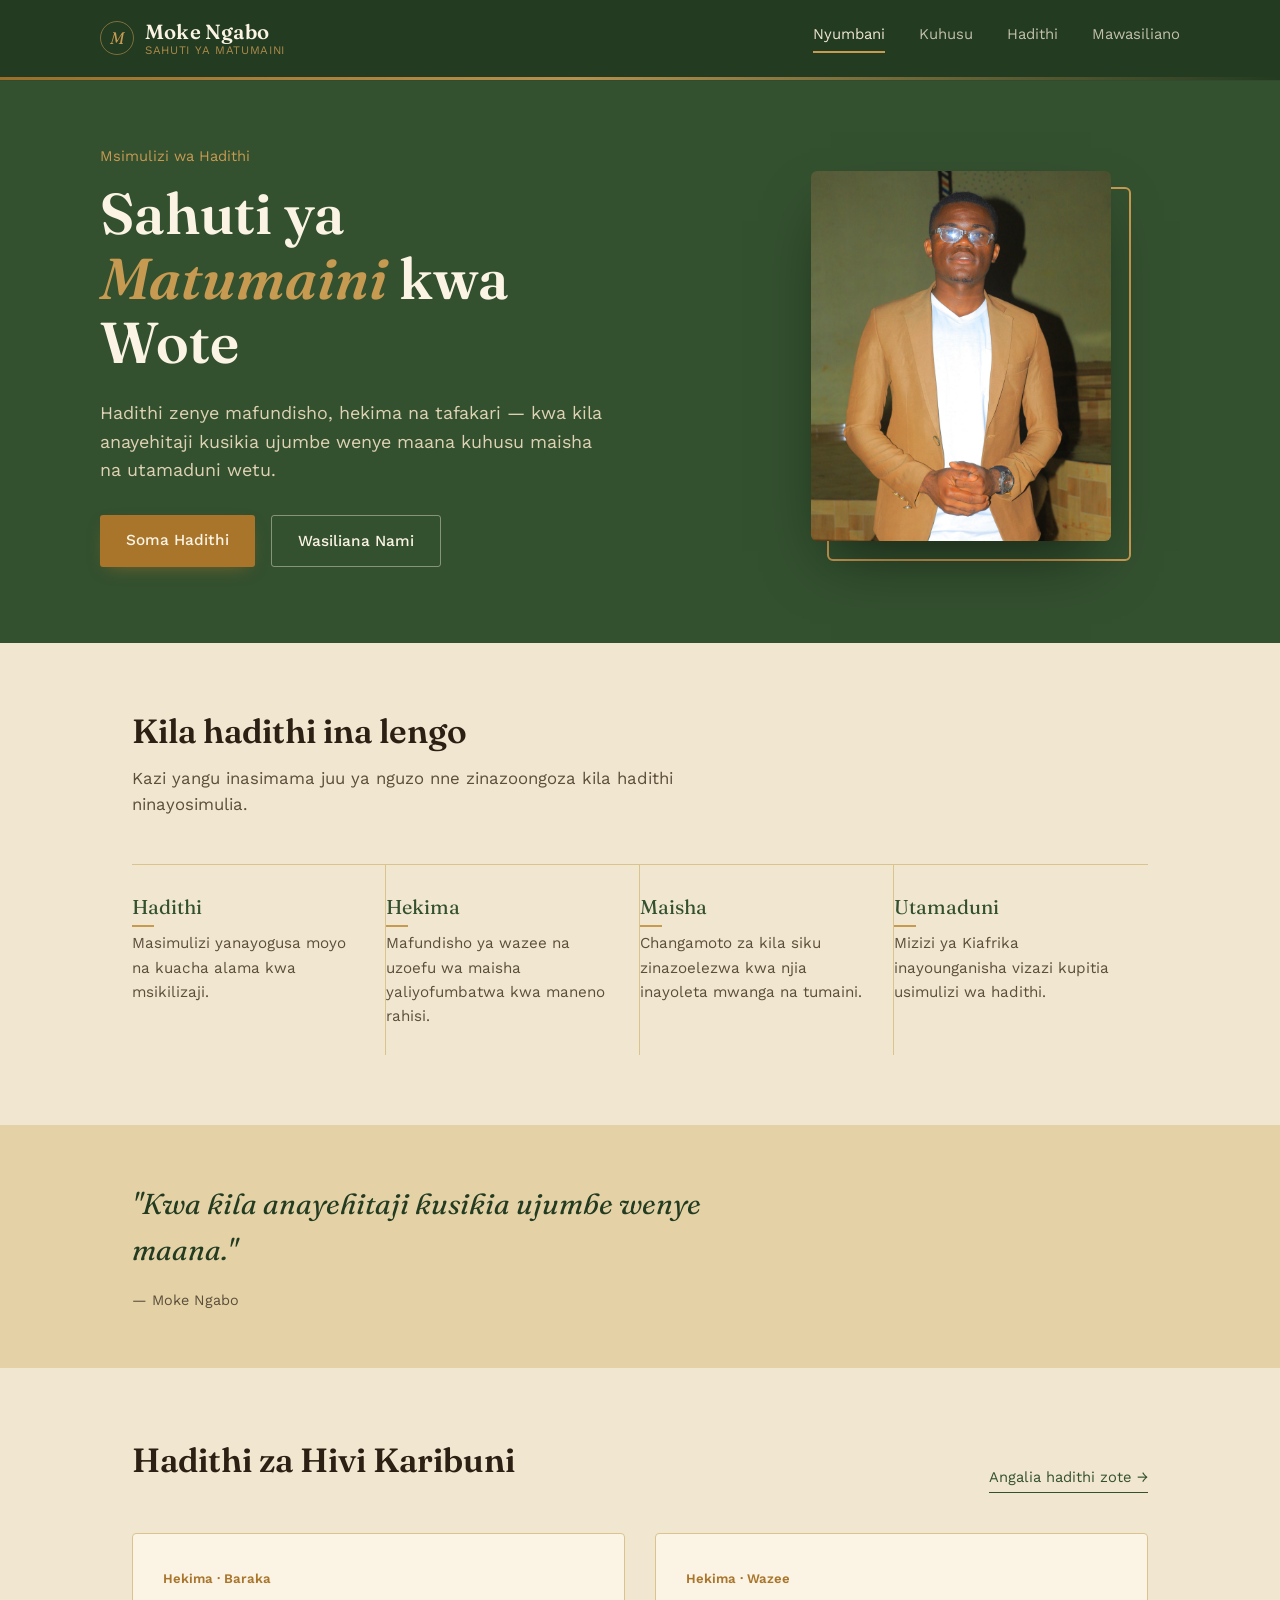
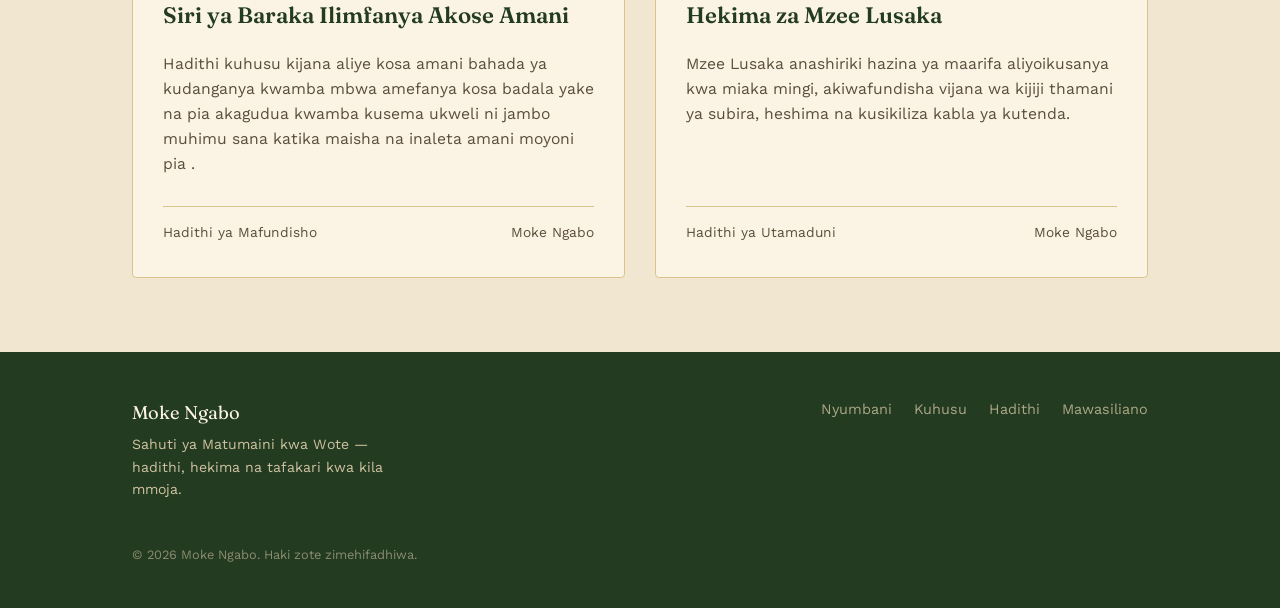
<file: index.html>
<!DOCTYPE html>
<html lang="sw">
<head>
<meta charset="UTF-8">
<meta name="viewport" content="width=device-width, initial-scale=1.0">
<title>Moke Ngabo — Sahuti ya Matumaini kwa Wote</title>
<meta name="description" content="Moke Ngabo ni msimulizi wa hadithi anayeleta hekima, matumaini na tafakari kupitia hadithi za maisha na utamaduni.">
<link rel="stylesheet" href="style.css">
</head>
<body>

<header class="site">
  <div class="wrap nav-row">
    <a href="index.html" class="brand">
      <span class="brand-glyph">M</span>
      <span class="brand-text">
        <span class="brand-mark">Moke Ngabo</span>
        <span class="brand-sub">Sahuti ya Matumaini</span>
      </span>
    </a>
    <button class="nav-toggle" id="navToggle" aria-label="Fungua menyu">☰ Menyu</button>
    <nav class="links" id="navLinks">
      <a href="index.html" class="active">Nyumbani</a>
      <a href="kuhusu.html">Kuhusu</a>
      <a href="hadithi.html">Hadithi</a>
      <a href="mawasiliano.html">Mawasiliano</a>
    </nav>
  </div>
</header>

<section class="hero">
  <div class="wrap hero-grid">
    <div>
      <p class="eyebrow-plain hero-anim d1">Msimulizi wa Hadithi</p>
      <h1 class="hero-anim d2">Sahuti ya <em>Matumaini</em> kwa Wote</h1>
      <p class="hero-lede hero-anim d3">Hadithi zenye mafundisho, hekima na tafakari — kwa kila anayehitaji kusikia ujumbe wenye maana kuhusu maisha na utamaduni wetu.</p>
      <div class="hero-actions hero-anim d4">
        <a href="hadithi.html" class="btn btn-primary">Soma Hadithi</a>
        <a href="mawasiliano.html" class="btn btn-ghost">Wasiliana Nami</a>
      </div>
    </div>
    <div class="portrait-frame">
      <img src="image.jpeg" alt="Moke Ngabo, msimulizi wa hadithi">
    </div>
  </div>
</section>

<section class="pillars">
  <div class="wrap">
    <div class="pillars-head reveal">
      <h2>Kila hadithi ina lengo</h2>
      <p>Kazi yangu inasimama juu ya nguzo nne zinazoongoza kila hadithi ninayosimulia.</p>
    </div>
    <div class="pillar-grid reveal-stagger">
      <div class="pillar">
        <div class="pillar-word">Hadithi</div>
        <p class="pillar-text">Masimulizi yanayogusa moyo na kuacha alama kwa msikilizaji.</p>
      </div>
      <div class="pillar">
        <div class="pillar-word">Hekima</div>
        <p class="pillar-text">Mafundisho ya wazee na uzoefu wa maisha yaliyofumbatwa kwa maneno rahisi.</p>
      </div>
      <div class="pillar">
        <div class="pillar-word">Maisha</div>
        <p class="pillar-text">Changamoto za kila siku zinazoelezwa kwa njia inayoleta mwanga na tumaini.</p>
      </div>
      <div class="pillar">
        <div class="pillar-word">Utamaduni</div>
        <p class="pillar-text">Mizizi ya Kiafrika inayounganisha vizazi kupitia usimulizi wa hadithi.</p>
      </div>
    </div>
  </div>
</section>

<section class="mission-strip">
  <div class="wrap">
    <blockquote class="reveal">
      "Kwa kila anayehitaji kusikia ujumbe wenye maana."
      <cite>— Moke Ngabo</cite>
    </blockquote>
  </div>
</section>

<section class="stories-section">
  <div class="wrap">
    <div class="section-head reveal">
      <h2>Hadithi za Hivi Karibuni</h2>
      <a href="hadithi.html" class="see-all">Angalia hadithi zote →</a>
    </div>
    <div class="story-grid reveal-stagger">
      <article class="story-card">
        <span class="story-kicker">Hekima · Baraka</span>
        <h3>Siri ya Baraka Ilimfanya Akose Amani</h3>
        <p>Hadithi kuhusu kijana aliye kosa amani bahada ya kudanganya kwamba mbwa amefanya kosa badala yake  na pia akagudua kwamba kusema ukweli ni jambo muhimu sana katika maisha na inaleta amani moyoni pia .</p>
        <div class="story-foot"><span>Hadithi ya Mafundisho</span><span>Moke Ngabo</span></div>
      </article>
      <article class="story-card">
        <span class="story-kicker">Hekima · Wazee</span>
        <h3>Hekima za Mzee Lusaka</h3>
        <p>Mzee Lusaka anashiriki hazina ya maarifa aliyoikusanya kwa miaka mingi, akiwafundisha vijana wa kijiji thamani ya subira, heshima na kusikiliza kabla ya kutenda.</p>
        <div class="story-foot"><span>Hadithi ya Utamaduni</span><span>Moke Ngabo</span></div>
      </article>
    </div>
  </div>
</section>

<footer class="site">
  <div class="wrap">
    <div class="footer-row">
      <div>
        <div class="footer-brand">Moke Ngabo</div>
        <p style="margin-top:6px; font-size:.88rem; max-width:32ch;">Sahuti ya Matumaini kwa Wote — hadithi, hekima na tafakari kwa kila mmoja.</p>
      </div>
      <nav class="footer-links">
        <a href="index.html">Nyumbani</a>
        <a href="kuhusu.html">Kuhusu</a>
        <a href="hadithi.html">Hadithi</a>
        <a href="mawasiliano.html">Mawasiliano</a>
      </nav>
    </div>
    <p class="footer-copy">© 2026 Moke Ngabo. Haki zote zimehifadhiwa.</p>
  </div>
</footer>

<script src="script.js"></script>
</body>
</html>
</file>
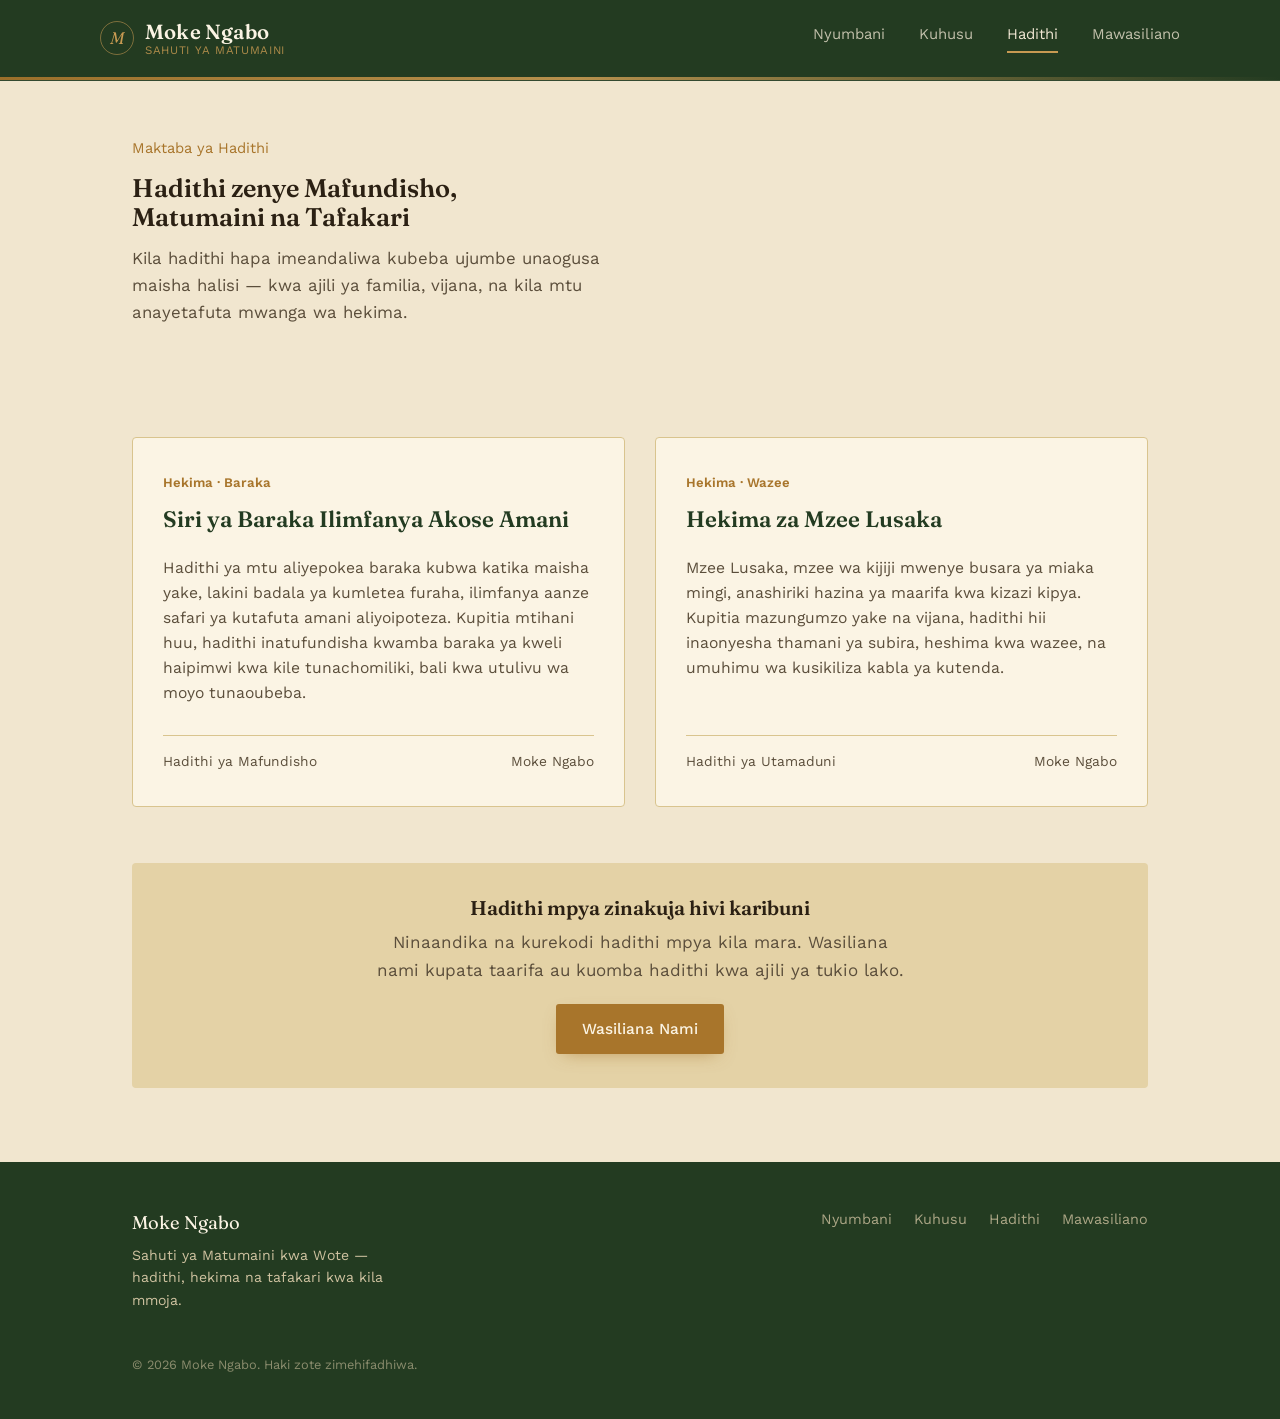
<file: hadithi.html>
<!DOCTYPE html>
<html lang="sw">
<head>
<meta charset="UTF-8">
<meta name="viewport" content="width=device-width, initial-scale=1.0">
<title>Hadithi — Moke Ngabo</title>
<meta name="description" content="Hadithi za Moke Ngabo zenye hekima, mafundisho na tafakari kuhusu maisha na utamaduni.">
<link rel="stylesheet" href="style.css">
</head>
<body>

<header class="site">
  <div class="wrap nav-row">
    <a href="index.html" class="brand">
      <span class="brand-glyph">M</span>
      <span class="brand-text">
        <span class="brand-mark">Moke Ngabo</span>
        <span class="brand-sub">Sahuti ya Matumaini</span>
      </span>
    </a>
    <button class="nav-toggle" id="navToggle" aria-label="Fungua menyu">☰ Menyu</button>
    <nav class="links" id="navLinks">
      <a href="index.html">Nyumbani</a>
      <a href="kuhusu.html">Kuhusu</a>
      <a href="hadithi.html" class="active">Hadithi</a>
      <a href="mawasiliano.html">Mawasiliano</a>
    </nav>
  </div>
</header>

<section class="about-hero">
  <div class="wrap reveal">
    <p class="eyebrow-plain" style="color:var(--ochre);">Maktaba ya Hadithi</p>
    <h1 style="max-width:22ch;">Hadithi zenye Mafundisho, Matumaini na Tafakari</h1>
    <p style="max-width:52ch; color:var(--ink-soft); font-size:1.05rem; margin-top:14px;">Kila hadithi hapa imeandaliwa kubeba ujumbe unaogusa maisha halisi — kwa ajili ya familia, vijana, na kila mtu anayetafuta mwanga wa hekima.</p>
  </div>
</section>

<section class="stories-section">
  <div class="wrap">
    <div class="story-grid reveal-stagger">

      <article class="story-card">
        <span class="story-kicker">Hekima · Baraka</span>
        <h3>Siri ya Baraka Ilimfanya Akose Amani</h3>
        <p>Hadithi ya mtu aliyepokea baraka kubwa katika maisha yake, lakini badala ya kumletea furaha, ilimfanya aanze safari ya kutafuta amani aliyoipoteza. Kupitia mtihani huu, hadithi inatufundisha kwamba baraka ya kweli haipimwi kwa kile tunachomiliki, bali kwa utulivu wa moyo tunaoubeba.</p>
        <div class="story-foot"><span>Hadithi ya Mafundisho</span><span>Moke Ngabo</span></div>
      </article>

      <article class="story-card">
        <span class="story-kicker">Hekima · Wazee</span>
        <h3>Hekima za Mzee Lusaka</h3>
        <p>Mzee Lusaka, mzee wa kijiji mwenye busara ya miaka mingi, anashiriki hazina ya maarifa kwa kizazi kipya. Kupitia mazungumzo yake na vijana, hadithi hii inaonyesha thamani ya subira, heshima kwa wazee, na umuhimu wa kusikiliza kabla ya kutenda.</p>
        <div class="story-foot"><span>Hadithi ya Utamaduni</span><span>Moke Ngabo</span></div>
      </article>

    </div>

    <div class="reveal" style="margin-top:56px; padding:34px; background:var(--paper-deep); border-radius:4px; text-align:center;">
      <h3 style="margin-bottom:10px;">Hadithi mpya zinakuja hivi karibuni</h3>
      <p style="color:var(--ink-soft); max-width:48ch; margin:0 auto 20px;">Ninaandika na kurekodi hadithi mpya kila mara. Wasiliana nami kupata taarifa au kuomba hadithi kwa ajili ya tukio lako.</p>
      <a href="mawasiliano.html" class="btn btn-primary">Wasiliana Nami</a>
    </div>
  </div>
</section>

<footer class="site">
  <div class="wrap">
    <div class="footer-row">
      <div>
        <div class="footer-brand">Moke Ngabo</div>
        <p style="margin-top:6px; font-size:.88rem; max-width:32ch;">Sahuti ya Matumaini kwa Wote — hadithi, hekima na tafakari kwa kila mmoja.</p>
      </div>
      <nav class="footer-links">
        <a href="index.html">Nyumbani</a>
        <a href="kuhusu.html">Kuhusu</a>
        <a href="hadithi.html">Hadithi</a>
        <a href="mawasiliano.html">Mawasiliano</a>
      </nav>
    </div>
    <p class="footer-copy">© 2026 Moke Ngabo. Haki zote zimehifadhiwa.</p>
  </div>
</footer>

<script src="script.js"></script>
</body>
</html>
</file>
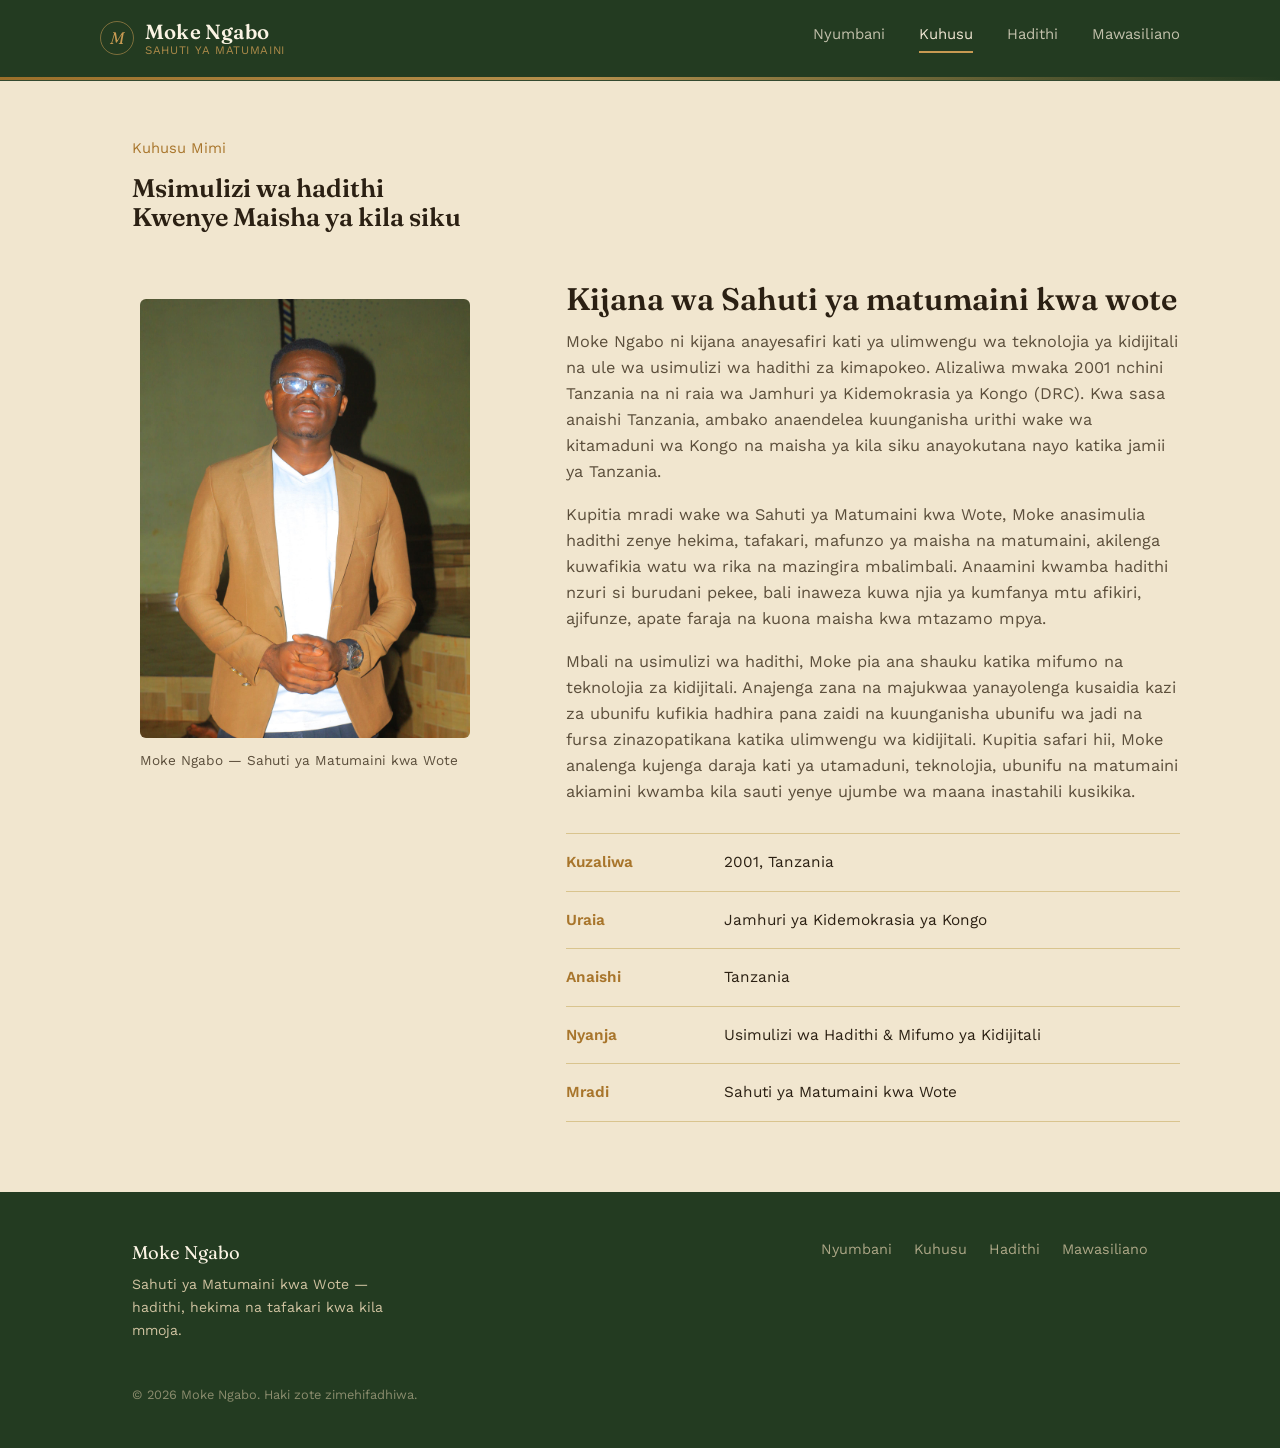
<file: kuhusu.html>
<!DOCTYPE html>
<html lang="sw">

<head>
  <meta charset="UTF-8">
  <meta name="viewport" content="width=device-width, initial-scale=1.0">
  <title>Kuhusu — Moke Ngabo</title>
  <meta name="description"
    content="Fahamu zaidi kuhusu Moke Ngabo, msimulizi wa hadithi na mtaalamu wa mifumo ya kidijitali.">
  <link rel="stylesheet" href="style.css">
</head>

<body>

  <header class="site">
    <div class="wrap nav-row">
      <a href="index.html" class="brand">
        <span class="brand-glyph">M</span>
        <span class="brand-text">
          <span class="brand-mark">Moke Ngabo</span>
          <span class="brand-sub">Sahuti ya Matumaini</span>
        </span>
      </a>
      <button class="nav-toggle" id="navToggle" aria-label="Fungua menyu">☰ Menyu</button>
      <nav class="links" id="navLinks">
        <a href="index.html">Nyumbani</a>
        <a href="kuhusu.html" class="active">Kuhusu</a>
        <a href="hadithi.html">Hadithi</a>
        <a href="mawasiliano.html">Mawasiliano</a>
      </nav>
    </div>
  </header>

  <section class="about-hero">
    <div class="wrap reveal">
      <p class="eyebrow-plain" style="color:var(--ochre);">Kuhusu Mimi</p>
      <h1 style="max-width:20ch;">Msimulizi wa hadithi Kwenye Maisha ya kila siku </h1>
    </div>
  </section>

  <section class="about-grid wrap reveal">
    <figure class="about-photo">
      <img src="image.jpeg" alt="Moke Ngabo">
      <figcaption>Moke Ngabo — Sahuti ya Matumaini kwa Wote</figcaption>
    </figure>

    <div class="about-copy">
      <h2>Kijana wa Sahuti ya matumaini kwa wote </h2>
      <p>Moke Ngabo ni kijana anayesafiri kati ya ulimwengu wa teknolojia ya kidijitali na ule wa usimulizi wa hadithi
        za kimapokeo.
        Alizaliwa mwaka 2001 nchini Tanzania na ni raia wa Jamhuri ya Kidemokrasia ya Kongo (DRC). Kwa sasa anaishi
        Tanzania,
        ambako anaendelea kuunganisha urithi wake wa kitamaduni wa Kongo na maisha ya kila siku anayokutana nayo katika
        jamii ya Tanzania.
      </p>

      <p>Kupitia mradi wake wa Sahuti ya Matumaini kwa Wote, Moke anasimulia hadithi zenye hekima, tafakari,
        mafunzo ya maisha na matumaini, akilenga kuwafikia watu wa rika na mazingira mbalimbali. Anaamini kwamba hadithi
        nzuri si burudani pekee,
        bali inaweza kuwa njia ya kumfanya mtu afikiri, ajifunze, apate faraja na kuona maisha kwa mtazamo mpya.
      </p>
      <p> Mbali na usimulizi wa hadithi, Moke pia ana shauku katika mifumo na teknolojia za kidijitali. Anajenga zana na
        majukwaa yanayolenga kusaidia kazi za ubunifu kufikia hadhira pana zaidi na kuunganisha ubunifu wa jadi na fursa
        zinazopatikana katika ulimwengu wa kidijitali. Kupitia safari hii, Moke analenga kujenga daraja kati ya
        utamaduni, teknolojia, ubunifu na matumaini akiamini kwamba kila sauti yenye ujumbe wa maana inastahili
        kusikika. </p>

      <ul class="fact-list">
        <li><span class="fact-label">Kuzaliwa</span><span class="fact-value">2001, Tanzania</span></li>
        <li><span class="fact-label">Uraia</span><span class="fact-value">Jamhuri ya Kidemokrasia ya Kongo</span></li>
        <li><span class="fact-label">Anaishi</span><span class="fact-value">Tanzania</span></li>
        <li><span class="fact-label">Nyanja</span><span class="fact-value">Usimulizi wa Hadithi &amp; Mifumo ya
            Kidijitali</span></li>
        <li><span class="fact-label">Mradi</span><span class="fact-value">Sahuti ya Matumaini kwa Wote</span></li>
      </ul>
    </div>
  </section>

  <footer class="site">
    <div class="wrap">
      <div class="footer-row">
        <div>
          <div class="footer-brand">Moke Ngabo</div>
          <p style="margin-top:6px; font-size:.88rem; max-width:32ch;">Sahuti ya Matumaini kwa Wote — hadithi, hekima na
            tafakari kwa kila mmoja.</p>
        </div>
        <nav class="footer-links">
          <a href="index.html">Nyumbani</a>
          <a href="kuhusu.html">Kuhusu</a>
          <a href="hadithi.html">Hadithi</a>
          <a href="mawasiliano.html">Mawasiliano</a>
        </nav>
      </div>
      <p class="footer-copy">© 2026 Moke Ngabo. Haki zote zimehifadhiwa.</p>
    </div>
  </footer>

  <script src="script.js"></script>
</body>

</html>
</file>
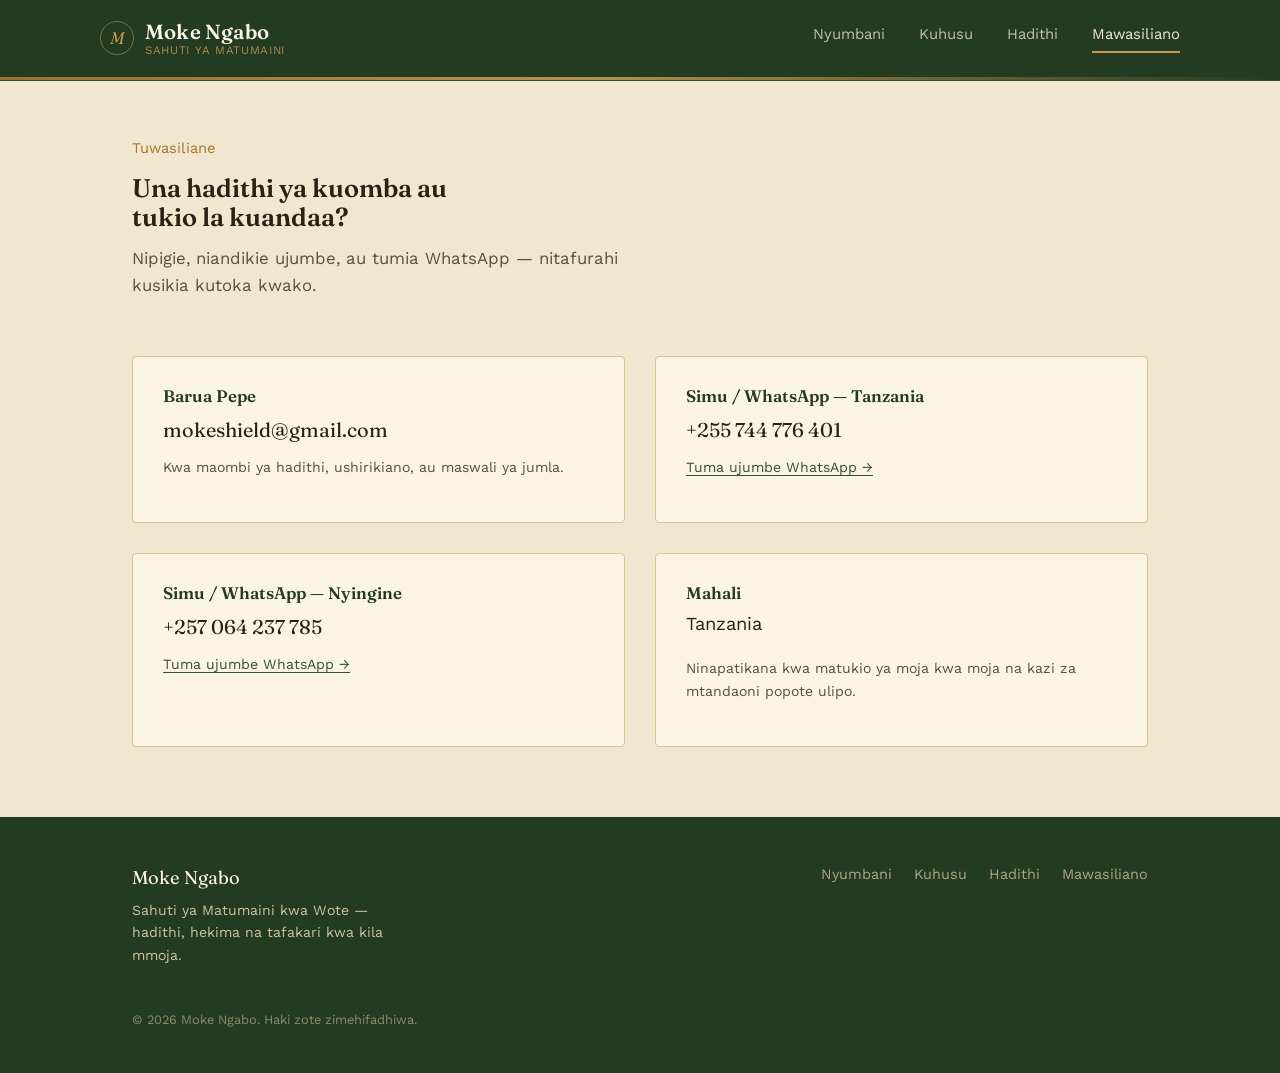
<file: mawasiliano.html>
<!DOCTYPE html>
<html lang="sw">
<head>
<meta charset="UTF-8">
<meta name="viewport" content="width=device-width, initial-scale=1.0">
<title>Mawasiliano — Moke Ngabo</title>
<meta name="description" content="Wasiliana na Moke Ngabo kwa hadithi, matukio, au ushirikiano.">
<link rel="stylesheet" href="style.css">
</head>
<body>

<header class="site">
  <div class="wrap nav-row">
    <a href="index.html" class="brand">
      <span class="brand-glyph">M</span>
      <span class="brand-text">
        <span class="brand-mark">Moke Ngabo</span>
        <span class="brand-sub">Sahuti ya Matumaini</span>
      </span>
    </a>
    <button class="nav-toggle" id="navToggle" aria-label="Fungua menyu">☰ Menyu</button>
    <nav class="links" id="navLinks">
      <a href="index.html">Nyumbani</a>
      <a href="kuhusu.html">Kuhusu</a>
      <a href="hadithi.html">Hadithi</a>
      <a href="mawasiliano.html" class="active">Mawasiliano</a>
    </nav>
  </div>
</header>

<section class="contact-hero">
  <div class="wrap reveal">
    <p class="eyebrow-plain" style="color:var(--ochre);">Tuwasiliane</p>
    <h1 style="max-width:20ch;">Una hadithi ya kuomba au tukio la kuandaa?</h1>
    <p style="max-width:52ch; color:var(--ink-soft); font-size:1.05rem; margin-top:14px;">Nipigie, niandikie ujumbe, au tumia WhatsApp — nitafurahi kusikia kutoka kwako.</p>
  </div>
</section>

<section class="wrap">
  <div class="contact-grid reveal-stagger">
    <div class="contact-card">
      <h3>Barua Pepe</h3>
      <a class="contact-value" href="mailto:mokeshield@gmail.com">mokeshield@gmail.com</a>
      <p class="contact-note">Kwa maombi ya hadithi, ushirikiano, au maswali ya jumla.</p>
    </div>

    <div class="contact-card">
      <h3>Simu / WhatsApp — Tanzania</h3>
      <a class="contact-value" href="tel:+255744776401">+255 744 776 401</a>
      <p class="contact-note">
        <a href="https://wa.me/255744776401" style="color:var(--forest); border-bottom:1px solid var(--forest);" target="_blank" rel="noopener">Tuma ujumbe WhatsApp →</a>
      </p>
    </div>

    <div class="contact-card">
      <h3>Simu / WhatsApp — Nyingine</h3>
      <a class="contact-value" href="tel:+257064237785">+257 064 237 785</a>
      <p class="contact-note">
        <a href="https://wa.me/257064237785" style="color:var(--forest); border-bottom:1px solid var(--forest);" target="_blank" rel="noopener">Tuma ujumbe WhatsApp →</a>
      </p>
    </div>

    <div class="contact-card">
      <h3>Mahali</h3>
      <p class="contact-value" style="font-size:1.15rem;">Tanzania</p>
      <p class="contact-note">Ninapatikana kwa matukio ya moja kwa moja na kazi za mtandaoni popote ulipo.</p>
    </div>
  </div>
</section>

<footer class="site">
  <div class="wrap">
    <div class="footer-row">
      <div>
        <div class="footer-brand">Moke Ngabo</div>
        <p style="margin-top:6px; font-size:.88rem; max-width:32ch;">Sahuti ya Matumaini kwa Wote — hadithi, hekima na tafakari kwa kila mmoja.</p>
      </div>
      <nav class="footer-links">
        <a href="index.html">Nyumbani</a>
        <a href="kuhusu.html">Kuhusu</a>
        <a href="hadithi.html">Hadithi</a>
        <a href="mawasiliano.html">Mawasiliano</a>
      </nav>
    </div>
    <p class="footer-copy">© 2026 Moke Ngabo. Haki zote zimehifadhiwa.</p>
  </div>
</footer>

<script src="script.js"></script>
</body>
</html>
</file>
<file: style.css>
/* ===========================================================
   SAHUTI YA MATUMAINI KWA WOTE — Moke Ngabo
   Design tokens
   =========================================================== */

@import url('https://fonts.googleapis.com/css2?family=Fraunces:ital,opsz,wght@0,9..144,400;0,9..144,500;0,9..144,600;0,9..144,700;1,9..144,500&family=Work+Sans:wght@400;500;600&display=swap');

:root{
  --paper:      #F1E6CF;   /* warm parchment background */
  --paper-deep: #E4D2A6;   /* deeper card / band background */
  --paper-dark: #d9c48e;   /* borders on paper */
  --ink:        #2B2013;   /* primary text, near dark umber */
  --ink-soft:   #5B4E3B;   /* secondary text */
  --forest:     #33502F;   /* heritage green accent */
  --forest-deep:#233b21;
  --ochre:      #A8752B;   /* gold / wisdom accent */
  --ochre-soft: #C79A52;
  --rust:       #8A3F26;   /* rare, sparing warm highlight */
  --cream-card: #FBF4E4;   /* lightest surface, cards on dark */

  --font-display: 'Fraunces', 'Iowan Old Style', serif;
  --font-body: 'Work Sans', -apple-system, sans-serif;

  --maxw: 1080px;
}

*{ box-sizing: border-box; }
html{ scroll-behavior: smooth; }

body{
  margin:0;
  background: var(--paper);
  color: var(--ink);
  font-family: var(--font-body);
  font-size: 17px;
  line-height: 1.6;
  -webkit-font-smoothing: antialiased;
}

img{ max-width:100%; display:block; }

a{ color: inherit; text-decoration:none; }

h1,h2,h3{
  font-family: var(--font-display);
  font-weight: 600;
  color: var(--ink);
  margin: 0 0 .4em 0;
  line-height: 1.12;
}

p{ margin: 0 0 1em 0; }

.wrap{
  max-width: var(--maxw);
  margin: 0 auto;
  padding: 0 32px;
}

/* ---------- header / nav ---------- */
header.site{
  background: var(--forest-deep);
  color: var(--cream-card);
  position: sticky;
  top: 0;
  z-index: 100;
  border-bottom: 1px solid rgba(251,244,228,.08);
  transition: box-shadow .3s ease, background .3s ease;
}
header.site.scrolled{
  background: rgba(35, 59, 33, .94);
  backdrop-filter: blur(10px);
  box-shadow: 0 10px 30px -12px rgba(0,0,0,.45);
}
header.site::after{
  content:'';
  display:block;
  height: 3px;
  background: linear-gradient(90deg, var(--ochre) 0%, var(--ochre-soft) 45%, transparent 100%);
  opacity: .9;
}
.nav-row{
  display:flex;
  align-items:center;
  justify-content:space-between;
  padding: 20px 0;
  gap: 20px;
}
.brand{
  display:flex;
  align-items:center;
  gap:11px;
}
.brand-glyph{
  width: 34px; height: 34px;
  flex: none;
  border-radius: 50%;
  border: 1px solid rgba(199,154,82,.55);
  display:flex;
  align-items:center;
  justify-content:center;
  color: var(--ochre-soft);
  font-family: var(--font-display);
  font-style: italic;
  font-size: 1.05rem;
}
.brand-text{ display:flex; flex-direction:column; line-height:1.15; }
.brand-mark{
  font-family: var(--font-display);
  font-size: 1.28rem;
  font-weight: 600;
  color: var(--cream-card);
  letter-spacing: .01em;
}
.brand-sub{
  font-size: .72rem;
  color: var(--ochre-soft);
  font-family: var(--font-body);
  letter-spacing: .06em;
  text-transform: uppercase;
  opacity: .85;
}
nav.links{
  display:flex;
  gap: 34px;
  font-size: .93rem;
}
nav.links a{
  position: relative;
  color: #EFE6D2;
  opacity: .78;
  padding-bottom: 6px;
  transition: opacity .2s ease;
}
nav.links a::after{
  content:'';
  position:absolute;
  left:0; right:0; bottom:0;
  height: 2px;
  background: var(--ochre-soft);
  transform: scaleX(0);
  transform-origin: right;
  transition: transform .3s cubic-bezier(.4,0,.2,1);
}
nav.links a:hover{ opacity: 1; }
nav.links a:hover::after{ transform: scaleX(1); transform-origin: left; }
nav.links a.active{ opacity: 1; }
nav.links a.active::after{ transform: scaleX(1); transform-origin: left; }
.nav-toggle{ display:none; }

@media (max-width: 720px){
  nav.links{
    position: fixed;
    inset: 0 0 0 auto;
    height: 100vh;
    width: min(78vw, 320px);
    background: var(--forest-deep);
    flex-direction: column;
    padding: 90px 30px;
    gap: 26px;
    transform: translateX(100%);
    transition: transform .3s cubic-bezier(.4,0,.2,1);
    z-index: 40;
  }
  nav.links.open{ transform: translateX(0); }
  .nav-toggle{
    display:flex;
    align-items:center;
    gap: 7px;
    background:none;
    border: 1px solid rgba(239,230,210,.35);
    color: var(--cream-card);
    font-size: .82rem;
    padding: 9px 15px;
    border-radius: 3px;
    cursor:pointer;
    z-index: 50;
    transition: border-color .2s ease, background .2s ease;
  }
  .nav-toggle:hover{ border-color: var(--ochre-soft); background: rgba(255,255,255,.05); }
}

/* ---------- scroll-reveal ---------- */
.reveal{
  opacity: 0;
  transform: translateY(28px);
  transition: opacity .7s cubic-bezier(.2,.7,.2,1), transform .7s cubic-bezier(.2,.7,.2,1);
}
.reveal.is-visible{ opacity: 1; transform: translateY(0); }
.reveal-stagger > *{
  opacity: 0;
  transform: translateY(24px);
  transition: opacity .6s cubic-bezier(.2,.7,.2,1), transform .6s cubic-bezier(.2,.7,.2,1);
}
.reveal-stagger.is-visible > *{ opacity: 1; transform: translateY(0); }
.reveal-stagger.is-visible > *:nth-child(1){ transition-delay: .02s; }
.reveal-stagger.is-visible > *:nth-child(2){ transition-delay: .1s; }
.reveal-stagger.is-visible > *:nth-child(3){ transition-delay: .18s; }
.reveal-stagger.is-visible > *:nth-child(4){ transition-delay: .26s; }

@media (prefers-reduced-motion: reduce){
  .reveal, .reveal-stagger > *{ opacity:1; transform:none; transition:none; }
  html{ scroll-behavior:auto; }
}

/* ---------- hero ---------- */
.hero{
  background: var(--forest);
  color: var(--cream-card);
  position: relative;
  overflow: hidden;
}
.hero-grid{
  display:grid;
  grid-template-columns: 1.15fr .85fr;
  gap: 48px;
  align-items:center;
  padding: 64px 0 76px;
}
.eyebrow-plain{
  font-family: var(--font-body);
  font-size: .92rem;
  color: var(--ochre-soft);
  margin-bottom: 14px;
}
.hero h1{
  color: var(--cream-card);
  font-size: clamp(2.3rem, 4.6vw, 3.6rem);
  max-width: 11ch;
}
.hero h1 em{
  font-style: italic;
  color: var(--ochre-soft);
}
.hero-lede{
  font-size: 1.12rem;
  color: #DED2B4;
  max-width: 46ch;
  margin-top: 18px;
}
.hero-actions{
  display:flex;
  gap: 16px;
  margin-top: 30px;
  flex-wrap: wrap;
}

/* hero entrance — one orchestrated sequence, not scroll-triggered */
.hero-anim{
  opacity: 0;
  transform: translateY(18px);
  animation: heroRise .8s cubic-bezier(.2,.7,.2,1) forwards;
}
.hero-anim.d1{ animation-delay: .05s; }
.hero-anim.d2{ animation-delay: .18s; }
.hero-anim.d3{ animation-delay: .31s; }
.hero-anim.d4{ animation-delay: .44s; }
@keyframes heroRise{
  to{ opacity: 1; transform: translateY(0); }
}
@media (prefers-reduced-motion: reduce){
  .hero-anim{ animation: none; opacity: 1; transform: none; }
}

.btn{
  display:inline-block;
  position: relative;
  padding: 13px 26px;
  border-radius: 3px;
  font-size: .96rem;
  font-weight: 500;
  transition: transform .2s cubic-bezier(.4,0,.2,1), box-shadow .2s ease, background .2s ease, border-color .2s ease;
}
.btn-primary{
  background: var(--ochre);
  color: var(--cream-card);
  box-shadow: 0 6px 18px -8px rgba(168,117,43,.7);
}
.btn-primary:hover{ background: var(--ochre-soft); transform: translateY(-2px); box-shadow: 0 12px 24px -10px rgba(168,117,43,.85); }
.btn-primary:active{ transform: translateY(0); }
.btn-ghost{
  border: 1px solid rgba(239,230,210,.45);
  color: var(--cream-card);
}
.btn-ghost:hover{ border-color: var(--cream-card); transform: translateY(-2px); background: rgba(255,255,255,.04); }

.portrait-frame{
  position:relative;
  justify-self:center;
  animation: heroRise 1s cubic-bezier(.2,.7,.2,1) .2s forwards;
  opacity: 0;
  transform: translateY(18px);
}
@media (prefers-reduced-motion: reduce){
  .portrait-frame{ animation:none; opacity:1; transform:none; }
}
.portrait-frame img{
  width: 300px;
  height: 370px;
  object-fit: cover;
  border-radius: 6px;
  box-shadow: 0 30px 60px -20px rgba(0,0,0,.55);
  transition: transform .5s cubic-bezier(.2,.7,.2,1);
}
.portrait-frame:hover img{ transform: translateY(-4px); }
.portrait-frame::before{
  content:'';
  position:absolute;
  top: 16px; left: 16px;
  width: 300px; height: 370px;
  border: 2px solid var(--ochre-soft);
  border-radius: 6px;
  z-index: -1;
  transition: top .5s cubic-bezier(.2,.7,.2,1), left .5s cubic-bezier(.2,.7,.2,1);
}
.portrait-frame:hover::before{ top: 12px; left: 12px; }

/* ---------- pillars ---------- */
.pillars{
  background: var(--paper);
  padding: 70px 0;
}
.pillars-head{
  max-width: 58ch;
  margin-bottom: 46px;
}
.pillars-head h2{ font-size: clamp(1.6rem, 3vw, 2.1rem); }
.pillars-head p{ color: var(--ink-soft); font-size: 1.05rem; }

.pillar-grid{
  display:grid;
  grid-template-columns: repeat(4, 1fr);
  border-top: 1px solid var(--paper-dark);
}
.pillar{
  padding: 26px 22px 26px 0;
  border-right: 1px solid var(--paper-dark);
  transition: transform .3s cubic-bezier(.2,.7,.2,1);
}
.pillar:hover{ transform: translateY(-3px); }
.pillar:last-child{ border-right:none; }
.pillar-word{
  font-family: var(--font-display);
  font-size: 1.25rem;
  color: var(--forest);
  margin-bottom: 8px;
  position: relative;
  display: inline-block;
}
.pillar-word::after{
  content:'';
  position:absolute;
  left:0; bottom:-4px;
  height: 2px; width: 22px;
  background: var(--ochre-soft);
  transition: width .3s ease;
}
.pillar:hover .pillar-word::after{ width: 100%; }
.pillar-text{
  color: var(--ink-soft);
  font-size: .95rem;
  margin: 0;
}

@media (max-width: 760px){
  .hero-grid{ grid-template-columns: 1fr; padding-top: 40px; }
  .portrait-frame{ order:-1; }
  .portrait-frame img, .portrait-frame::before{ width: 220px; height: 270px; }
  .pillar-grid{ grid-template-columns: 1fr 1fr; }
  .pillar{ border-right:none; border-bottom: 1px solid var(--paper-dark); padding: 22px 0; }
}

/* ---------- quote / mission strip ---------- */
.mission-strip{
  background: var(--paper-deep);
  padding: 56px 0;
}
.mission-strip blockquote{
  font-family: var(--font-display);
  font-style: italic;
  font-size: clamp(1.3rem, 2.6vw, 1.8rem);
  max-width: 34ch;
  color: var(--forest-deep);
  margin: 0;
}
.mission-strip cite{
  display:block;
  font-style: normal;
  font-family: var(--font-body);
  font-size: .9rem;
  color: var(--ink-soft);
  margin-top: 16px;
}

/* ---------- story cards (home preview + stories page) ---------- */
.stories-section{
  padding: 74px 0;
}
.section-head{
  display:flex;
  justify-content:space-between;
  align-items:flex-end;
  gap: 20px;
  margin-bottom: 40px;
  flex-wrap:wrap;
}
.section-head h2{ font-size: clamp(1.6rem, 3vw, 2.1rem); }
.section-head .see-all{
  font-size: .92rem;
  color: var(--forest);
  border-bottom: 1px solid var(--forest);
  padding-bottom: 2px;
  white-space:nowrap;
  display: inline-block;
  transition: color .2s ease, transform .2s ease, border-color .2s ease;
}
.section-head .see-all:hover{
  color: var(--ochre);
  border-color: var(--ochre);
  transform: translateX(3px);
}

.story-grid{
  display:grid;
  grid-template-columns: repeat(2, 1fr);
  gap: 30px;
}
.story-card{
  background: var(--cream-card);
  border: 1px solid var(--paper-dark);
  border-radius: 4px;
  padding: 34px 30px;
  display:flex;
  flex-direction:column;
  gap: 14px;
  transition: transform .35s cubic-bezier(.2,.7,.2,1), box-shadow .35s ease, border-color .35s ease;
}
.story-card:hover{
  transform: translateY(-6px);
  box-shadow: 0 24px 40px -22px rgba(43,32,19,.35);
  border-color: var(--ochre-soft);
}
.story-kicker{
  font-size: .82rem;
  color: var(--ochre);
  font-weight: 600;
}
.story-card h3{
  font-size: 1.4rem;
  color: var(--forest-deep);
}
.story-card p{
  color: var(--ink-soft);
  font-size: .98rem;
  flex-grow:1;
}
.story-foot{
  font-size: .86rem;
  color: var(--ink-soft);
  border-top: 1px solid var(--paper-dark);
  padding-top: 14px;
  display:flex;
  justify-content:space-between;
}

@media (max-width: 720px){
  .story-grid{ grid-template-columns: 1fr; }
}

/* ---------- about page specifics ---------- */
.about-hero{
  padding: 56px 0 20px;
}
.about-grid{
  display:grid;
  grid-template-columns: .8fr 1.2fr;
  gap: 56px;
  align-items:start;
  padding: 20px 0 70px;
}
.about-photo img{
  border-radius: 6px;
  width: 100%;
  object-fit: cover;
}
.about-photo figcaption{
  margin-top: 12px;
  font-size: .85rem;
  color: var(--ink-soft);
}
.about-copy h2{ font-size: clamp(1.5rem, 2.8vw, 1.95rem); }
.about-copy p{ color: var(--ink-soft); font-size: 1.02rem; }

.fact-list{
  list-style:none;
  margin: 28px 0 0;
  padding: 0;
  border-top: 1px solid var(--paper-dark);
}
.fact-list li{
  display:grid;
  grid-template-columns: 140px 1fr;
  gap: 18px;
  padding: 16px 0;
  border-bottom: 1px solid var(--paper-dark);
  font-size: .96rem;
}
.fact-list .fact-label{
  color: var(--ochre);
  font-weight: 600;
}
.fact-list .fact-value{ color: var(--ink); }

@media (max-width: 720px){
  .about-grid{ grid-template-columns: 1fr; }
  .fact-list li{ grid-template-columns: 110px 1fr; }
}

/* ---------- contact page ---------- */
.contact-hero{ padding: 56px 0 10px; }
.contact-grid{
  display:grid;
  grid-template-columns: 1fr 1fr;
  gap: 30px;
  padding: 30px 0 70px;
}
.contact-card{
  background: var(--cream-card);
  border: 1px solid var(--paper-dark);
  border-radius: 4px;
  padding: 30px;
  transition: transform .3s cubic-bezier(.2,.7,.2,1), box-shadow .3s ease, border-color .3s ease;
}
.contact-card:hover{
  transform: translateY(-4px);
  box-shadow: 0 20px 34px -20px rgba(43,32,19,.3);
  border-color: var(--ochre-soft);
}
.contact-card h3{
  font-size: 1.05rem;
  color: var(--forest-deep);
  margin-bottom: 6px;
}
.contact-card a.contact-value{
  display:block;
  font-family: var(--font-display);
  font-size: 1.25rem;
  color: var(--ink);
  margin-top: 8px;
}
.contact-card a.contact-value{ transition: color .2s ease, transform .2s ease; }
.contact-card a.contact-value:hover{ color: var(--ochre); transform: translateX(2px); }
.contact-note{
  font-size: .88rem;
  color: var(--ink-soft);
  margin-top: 10px;
}

/* ---------- footer ---------- */
footer.site{
  background: var(--forest-deep);
  color: #CFC2A0;
  padding: 46px 0 30px;
}
.footer-row{
  display:flex;
  justify-content:space-between;
  align-items:flex-start;
  flex-wrap:wrap;
  gap: 24px;
}
.footer-brand{
  font-family: var(--font-display);
  font-size: 1.15rem;
  color: var(--cream-card);
}
.footer-links{
  display:flex;
  gap: 22px;
  font-size: .9rem;
}
.footer-links a{ opacity:.8; }
.footer-links a:hover{ opacity: 1; }
.footer-copy{
  margin-top: 30px;
  font-size: .8rem;
  opacity: .6;
}
</file>
